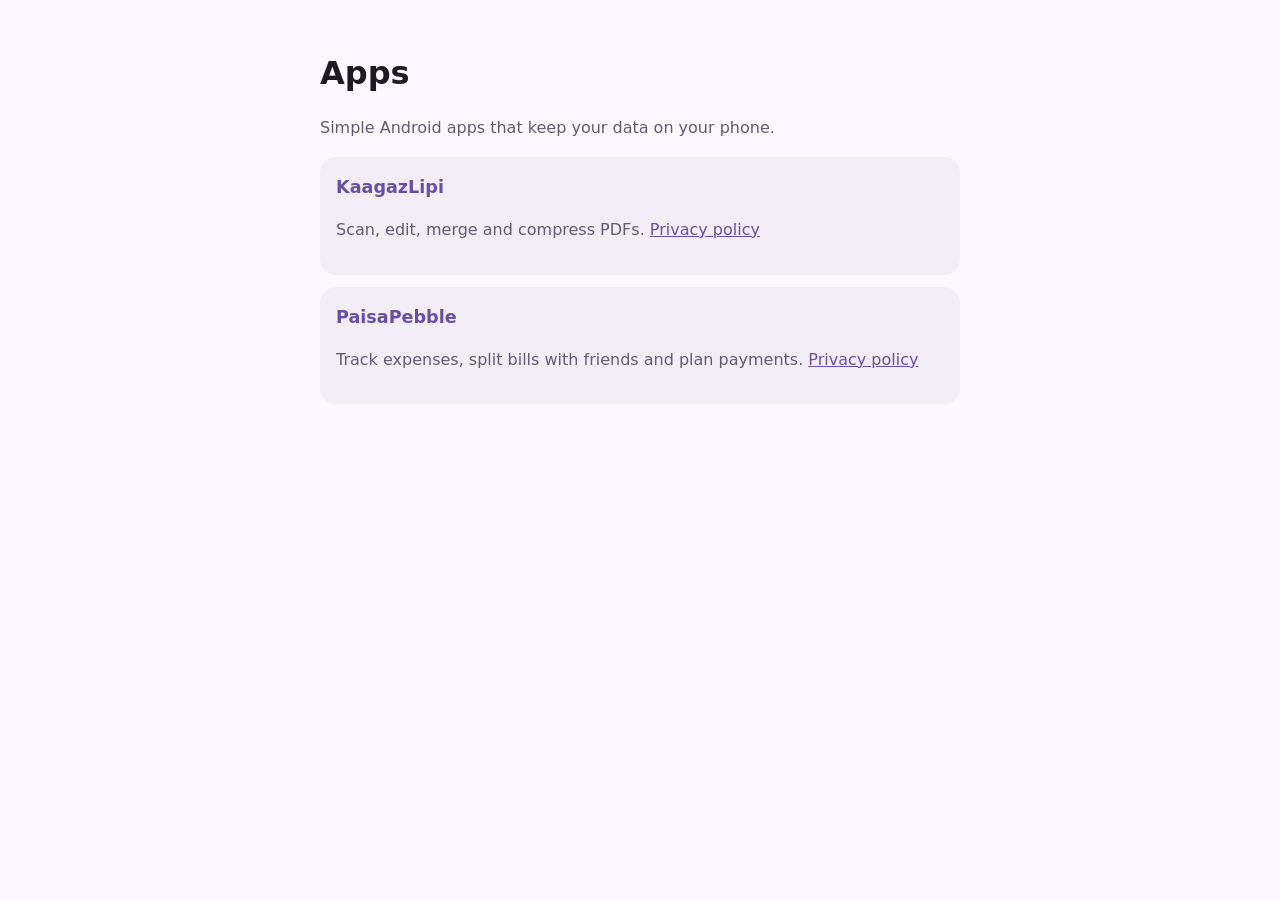
<file: index.html>
<!doctype html>
<html lang="en">
<head>
<meta charset="utf-8">
<meta name="viewport" content="width=device-width, initial-scale=1">
<title>Apps</title>
<link rel="stylesheet" href="style.css">
</head>
<body>
<main>
  <h1>Apps</h1>
  <p>Simple Android apps that keep your data on your phone.</p>
  <ul class="apps">
    <!-- Add one <li> per app; each app gets its own folder with index.html and privacy-policy.html. -->
    <li>
      <a class="name" href="kaagazlipi/">KaagazLipi</a>
      <p>Scan, edit, merge and compress PDFs. <a href="kaagazlipi/privacy-policy.html">Privacy policy</a></p>
    </li>
    <li>
      <a class="name" href="paisapebble/">PaisaPebble</a>
      <p>Track expenses, split bills with friends and plan payments. <a href="paisapebble/privacy-policy.html">Privacy policy</a></p>
    </li>
  </ul>
</main>
</body>
</html>
</file>
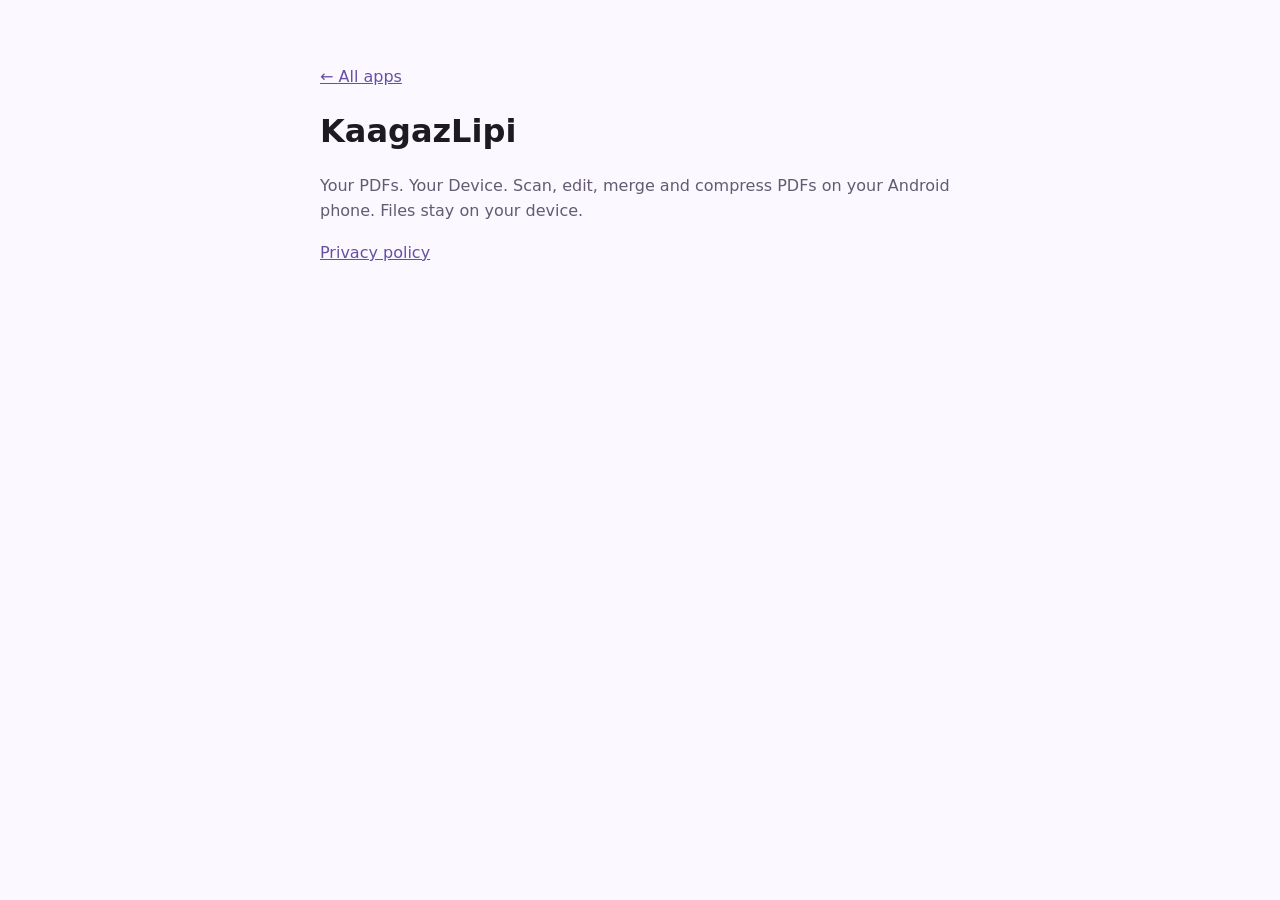
<file: kaagazlipi/index.html>
<!doctype html>
<html lang="en">
<head>
<meta charset="utf-8">
<meta name="viewport" content="width=device-width, initial-scale=1">
<title>KaagazLipi</title>
<link rel="stylesheet" href="../style.css">
</head>
<body>
<main>
  <p><a href="../">← All apps</a></p>
  <h1>KaagazLipi</h1>
  <p>Your PDFs. Your Device. Scan, edit, merge and compress PDFs on your Android phone. Files stay on your device.</p>
  <p><a href="privacy-policy.html">Privacy policy</a></p>
</main>
</body>
</html>
</file>
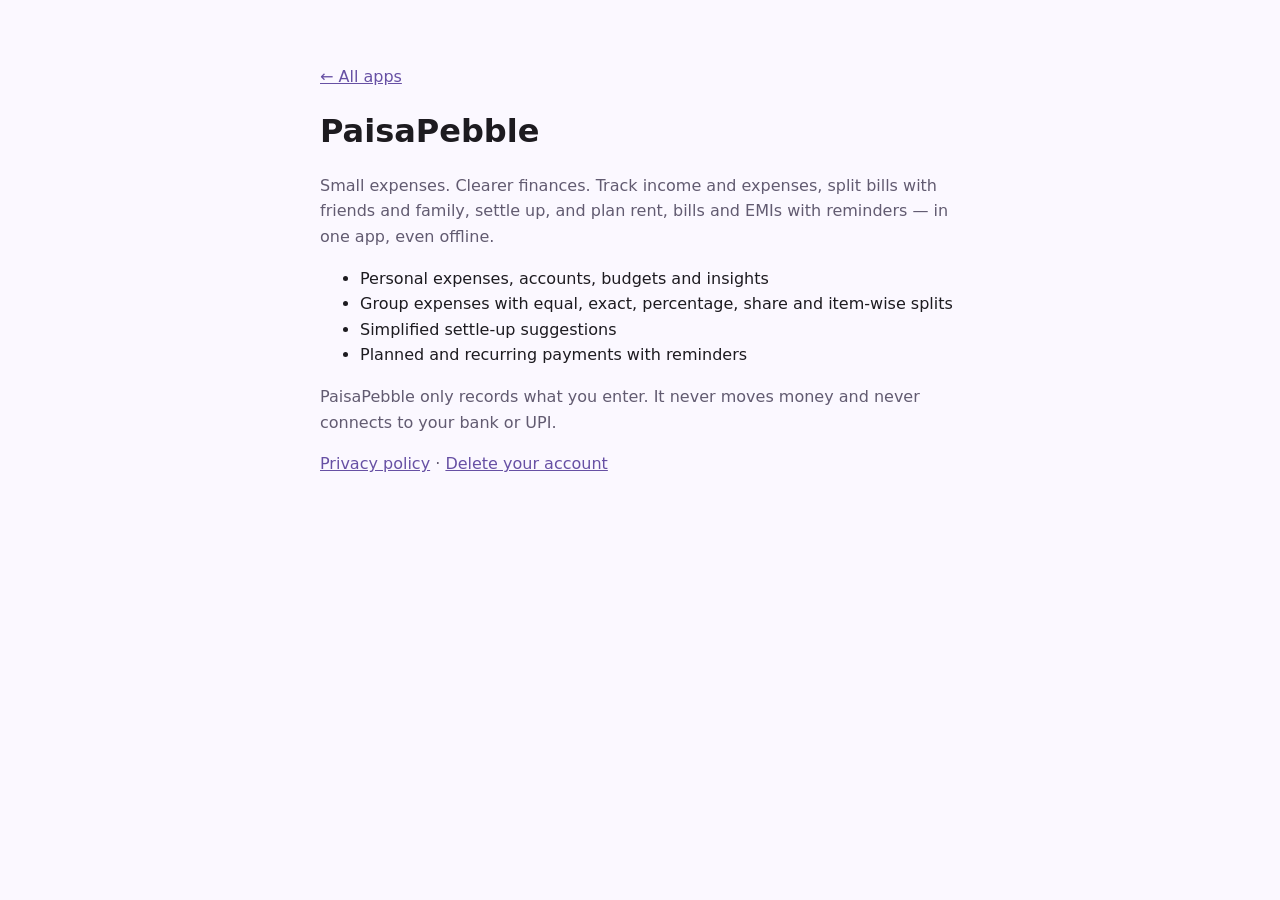
<file: paisapebble/index.html>
<!doctype html>
<html lang="en">
<head>
<meta charset="utf-8">
<meta name="viewport" content="width=device-width, initial-scale=1">
<title>PaisaPebble</title>
<meta name="description" content="Track expenses, split bills with friends and plan upcoming payments.">
<link rel="stylesheet" href="../style.css">
</head>
<body>
<main>
  <p><a href="../">← All apps</a></p>
  <h1>PaisaPebble</h1>
  <p>Small expenses. Clearer finances. Track income and expenses, split bills with friends and family,
     settle up, and plan rent, bills and EMIs with reminders — in one app, even offline.</p>
  <ul>
    <li>Personal expenses, accounts, budgets and insights</li>
    <li>Group expenses with equal, exact, percentage, share and item-wise splits</li>
    <li>Simplified settle-up suggestions</li>
    <li>Planned and recurring payments with reminders</li>
  </ul>
  <p>PaisaPebble only records what you enter. It never moves money and never connects to your bank or UPI.</p>
  <p><a href="privacy-policy.html">Privacy policy</a> · <a href="delete-account.html">Delete your account</a></p>
</main>
</body>
</html>
</file>
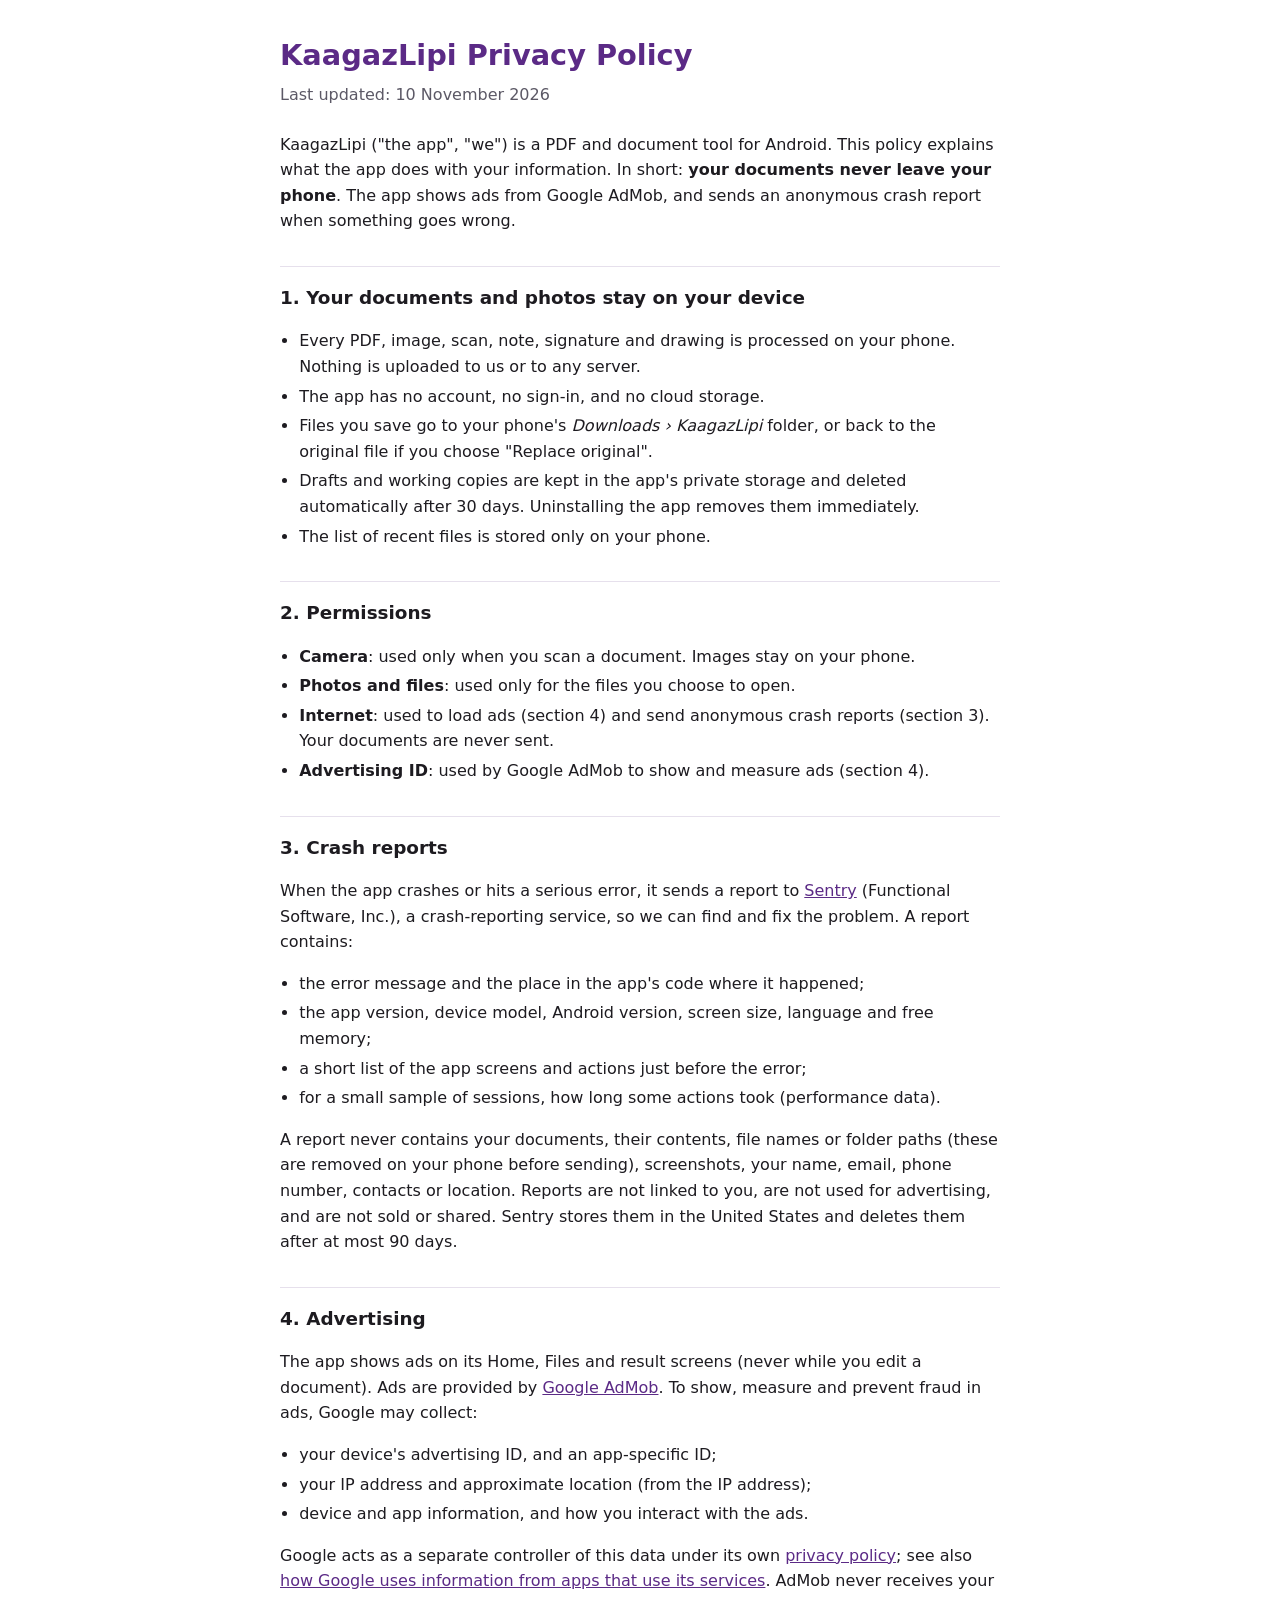
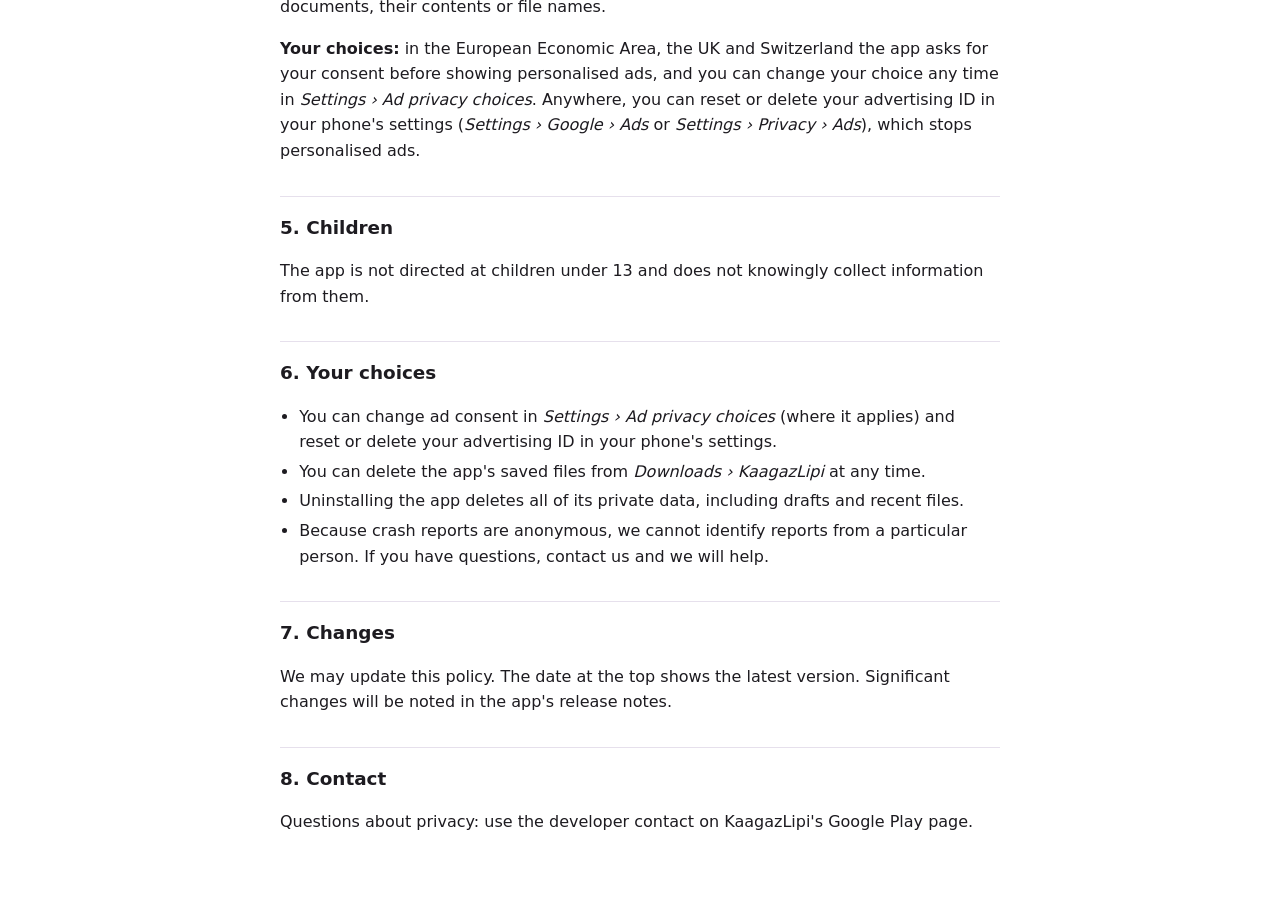
<file: privacy-policy.html>
<!doctype html>
<html lang="en">
<head>
<meta charset="utf-8">
<meta name="viewport" content="width=device-width, initial-scale=1">
<title>KaagazLipi – Privacy Policy</title>
<style>
  :root { --bg: #ffffff; --fg: #1d1b20; --muted: #5c5966; --accent: #5b2a86; --line: #e6e0ec; }
  @media (prefers-color-scheme: dark) {
    :root { --bg: #141218; --fg: #e8e0ec; --muted: #b3aabd; --accent: #d4b8f0; --line: #2e2a35; }
  }
  body { margin: 0; background: var(--bg); color: var(--fg);
         font: 16px/1.6 system-ui, -apple-system, "Segoe UI", Roboto, sans-serif; }
  main { max-width: 720px; margin: 0 auto; padding: 32px 16px 64px; }
  h1 { font-size: 1.8rem; margin: 0 0 4px; color: var(--accent); }
  h2 { font-size: 1.15rem; margin: 32px 0 8px; padding-top: 16px; border-top: 1px solid var(--line); }
  p.updated { color: var(--muted); margin: 0 0 24px; }
  ul { padding-left: 1.2rem; }
  li { margin: 4px 0; }
  a { color: var(--accent); }
</style>
</head>
<body>
<main>
<h1>KaagazLipi Privacy Policy</h1>
<p class="updated">Last updated: 10 November 2026</p>

<p>KaagazLipi ("the app", "we") is a PDF and document tool for Android. This policy explains
what the app does with your information. In short: <strong>your documents never leave your
phone</strong>. The app shows ads from Google AdMob, and sends an anonymous crash report when
something goes wrong.</p>

<h2>1. Your documents and photos stay on your device</h2>
<ul>
  <li>Every PDF, image, scan, note, signature and drawing is processed on your phone. Nothing is
      uploaded to us or to any server.</li>
  <li>The app has no account, no sign-in, and no cloud storage.</li>
  <li>Files you save go to your phone's <em>Downloads › KaagazLipi</em> folder, or back to the
      original file if you choose "Replace original".</li>
  <li>Drafts and working copies are kept in the app's private storage and deleted automatically
      after 30 days. Uninstalling the app removes them immediately.</li>
  <li>The list of recent files is stored only on your phone.</li>
</ul>

<h2>2. Permissions</h2>
<ul>
  <li><strong>Camera</strong>: used only when you scan a document. Images stay on your phone.</li>
  <li><strong>Photos and files</strong>: used only for the files you choose to open.</li>
  <li><strong>Internet</strong>: used to load ads (section 4) and send anonymous crash reports
      (section 3). Your documents are never sent.</li>
  <li><strong>Advertising ID</strong>: used by Google AdMob to show and measure ads
      (section 4).</li>
</ul>

<h2>3. Crash reports</h2>
<p>When the app crashes or hits a serious error, it sends a report to <a
href="https://sentry.io/privacy/">Sentry</a> (Functional Software, Inc.), a crash-reporting
service, so we can find and fix the problem. A report contains:</p>
<ul>
  <li>the error message and the place in the app's code where it happened;</li>
  <li>the app version, device model, Android version, screen size, language and free memory;</li>
  <li>a short list of the app screens and actions just before the error;</li>
  <li>for a small sample of sessions, how long some actions took (performance data).</li>
</ul>
<p>A report never contains your documents, their contents, file names or folder paths (these are
removed on your phone before sending), screenshots, your name, email, phone number, contacts or
location. Reports are not linked to you, are not used for advertising, and are not sold or
shared. Sentry stores them in the United States and deletes them after at most 90 days.</p>

<h2>4. Advertising</h2>
<p>The app shows ads on its Home, Files and result screens (never while you edit a document).
Ads are provided by <a href="https://policies.google.com/technologies/ads">Google AdMob</a>.
To show, measure and prevent fraud in ads, Google may collect:</p>
<ul>
  <li>your device's advertising ID, and an app-specific ID;</li>
  <li>your IP address and approximate location (from the IP address);</li>
  <li>device and app information, and how you interact with the ads.</li>
</ul>
<p>Google acts as a separate controller of this data under its own <a
href="https://policies.google.com/privacy">privacy policy</a>; see also <a
href="https://policies.google.com/technologies/partner-sites">how Google uses information from
apps that use its services</a>. AdMob never receives your documents, their contents or file
names.</p>
<p><strong>Your choices:</strong> in the European Economic Area, the UK and Switzerland the app
asks for your consent before showing personalised ads, and you can change your choice any time
in <em>Settings › Ad privacy choices</em>. Anywhere, you can reset or delete your advertising ID
in your phone's settings (<em>Settings › Google › Ads</em> or <em>Settings › Privacy › Ads</em>),
which stops personalised ads.</p>

<h2>5. Children</h2>
<p>The app is not directed at children under 13 and does not knowingly collect information from
them.</p>

<h2>6. Your choices</h2>
<ul>
  <li>You can change ad consent in <em>Settings › Ad privacy choices</em> (where it applies) and
      reset or delete your advertising ID in your phone's settings.</li>
  <li>You can delete the app's saved files from <em>Downloads › KaagazLipi</em> at any time.</li>
  <li>Uninstalling the app deletes all of its private data, including drafts and recent files.</li>
  <li>Because crash reports are anonymous, we cannot identify reports from a particular person. If
      you have questions, contact us and we will help.</li>
</ul>

<h2>7. Changes</h2>
<p>We may update this policy. The date at the top shows the latest version. Significant changes
will be noted in the app's release notes.</p>

<h2>8. Contact</h2>
<p>Questions about privacy: use the developer contact on KaagazLipi's Google Play page.</p>
</main>
</body>
</html>
</file>
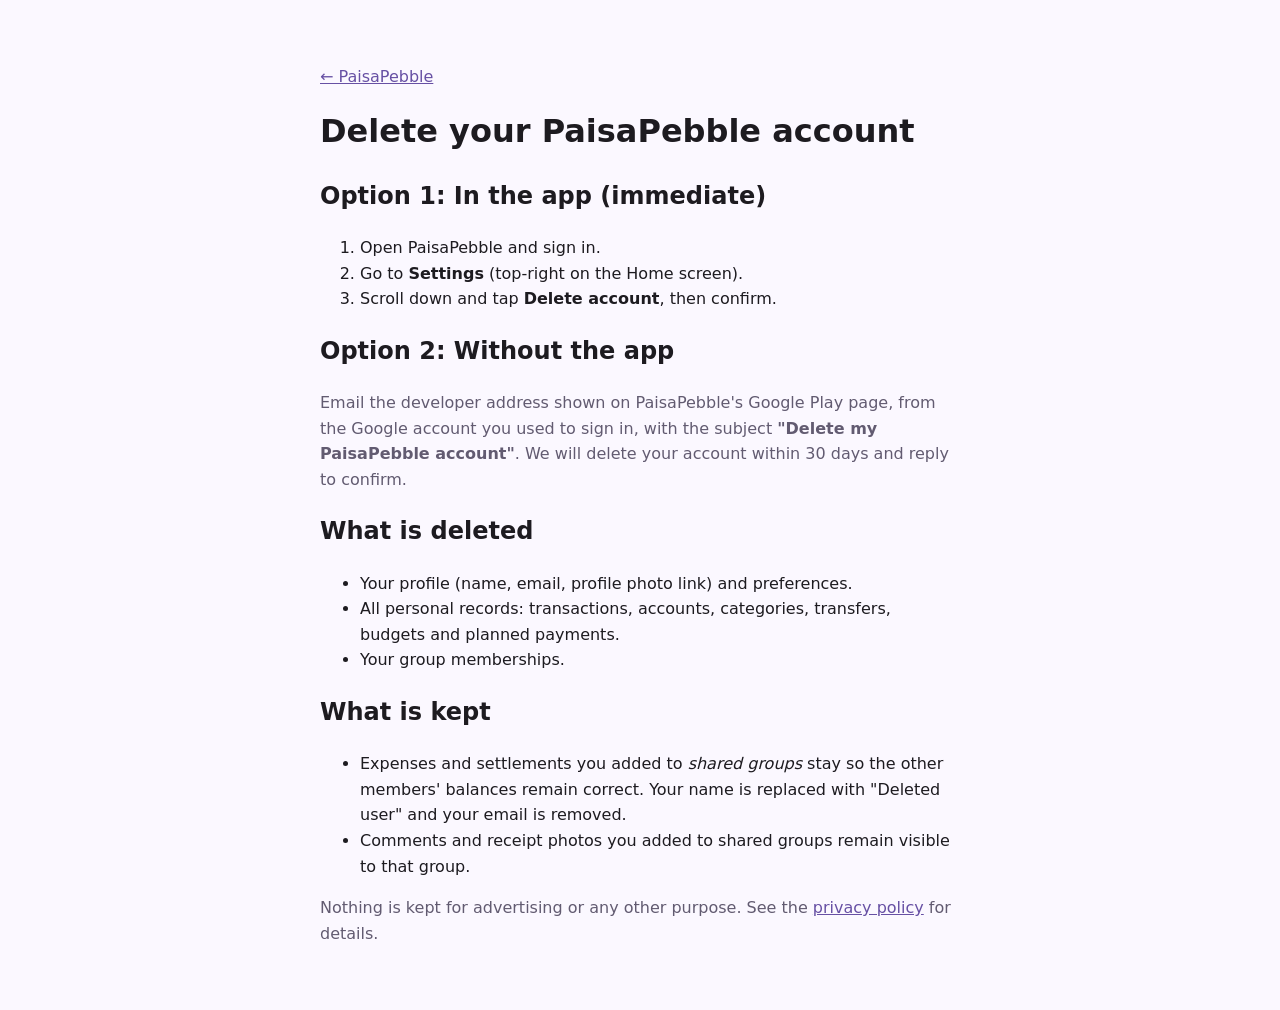
<file: paisapebble/delete-account.html>
<!doctype html>
<html lang="en">
<head>
<meta charset="utf-8">
<meta name="viewport" content="width=device-width, initial-scale=1">
<title>PaisaPebble – Delete your account</title>
<link rel="stylesheet" href="../style.css">
</head>
<body>
<main>
  <p><a href="./">← PaisaPebble</a></p>
  <h1>Delete your PaisaPebble account</h1>

  <h2>Option 1: In the app (immediate)</h2>
  <ol>
    <li>Open PaisaPebble and sign in.</li>
    <li>Go to <strong>Settings</strong> (top-right on the Home screen).</li>
    <li>Scroll down and tap <strong>Delete account</strong>, then confirm.</li>
  </ol>

  <h2>Option 2: Without the app</h2>
  <p>Email the developer address shown on PaisaPebble's Google Play page, from the Google account you
     used to sign in, with the subject <strong>"Delete my PaisaPebble account"</strong>. We will delete
     your account within 30 days and reply to confirm.</p>

  <h2>What is deleted</h2>
  <ul>
    <li>Your profile (name, email, profile photo link) and preferences.</li>
    <li>All personal records: transactions, accounts, categories, transfers, budgets and planned
        payments.</li>
    <li>Your group memberships.</li>
  </ul>

  <h2>What is kept</h2>
  <ul>
    <li>Expenses and settlements you added to <em>shared groups</em> stay so the other members'
        balances remain correct. Your name is replaced with "Deleted user" and your email is removed.</li>
    <li>Comments and receipt photos you added to shared groups remain visible to that group.</li>
  </ul>
  <p>Nothing is kept for advertising or any other purpose. See the <a href="privacy-policy.html">privacy
     policy</a> for details.</p>
</main>
</body>
</html>
</file>
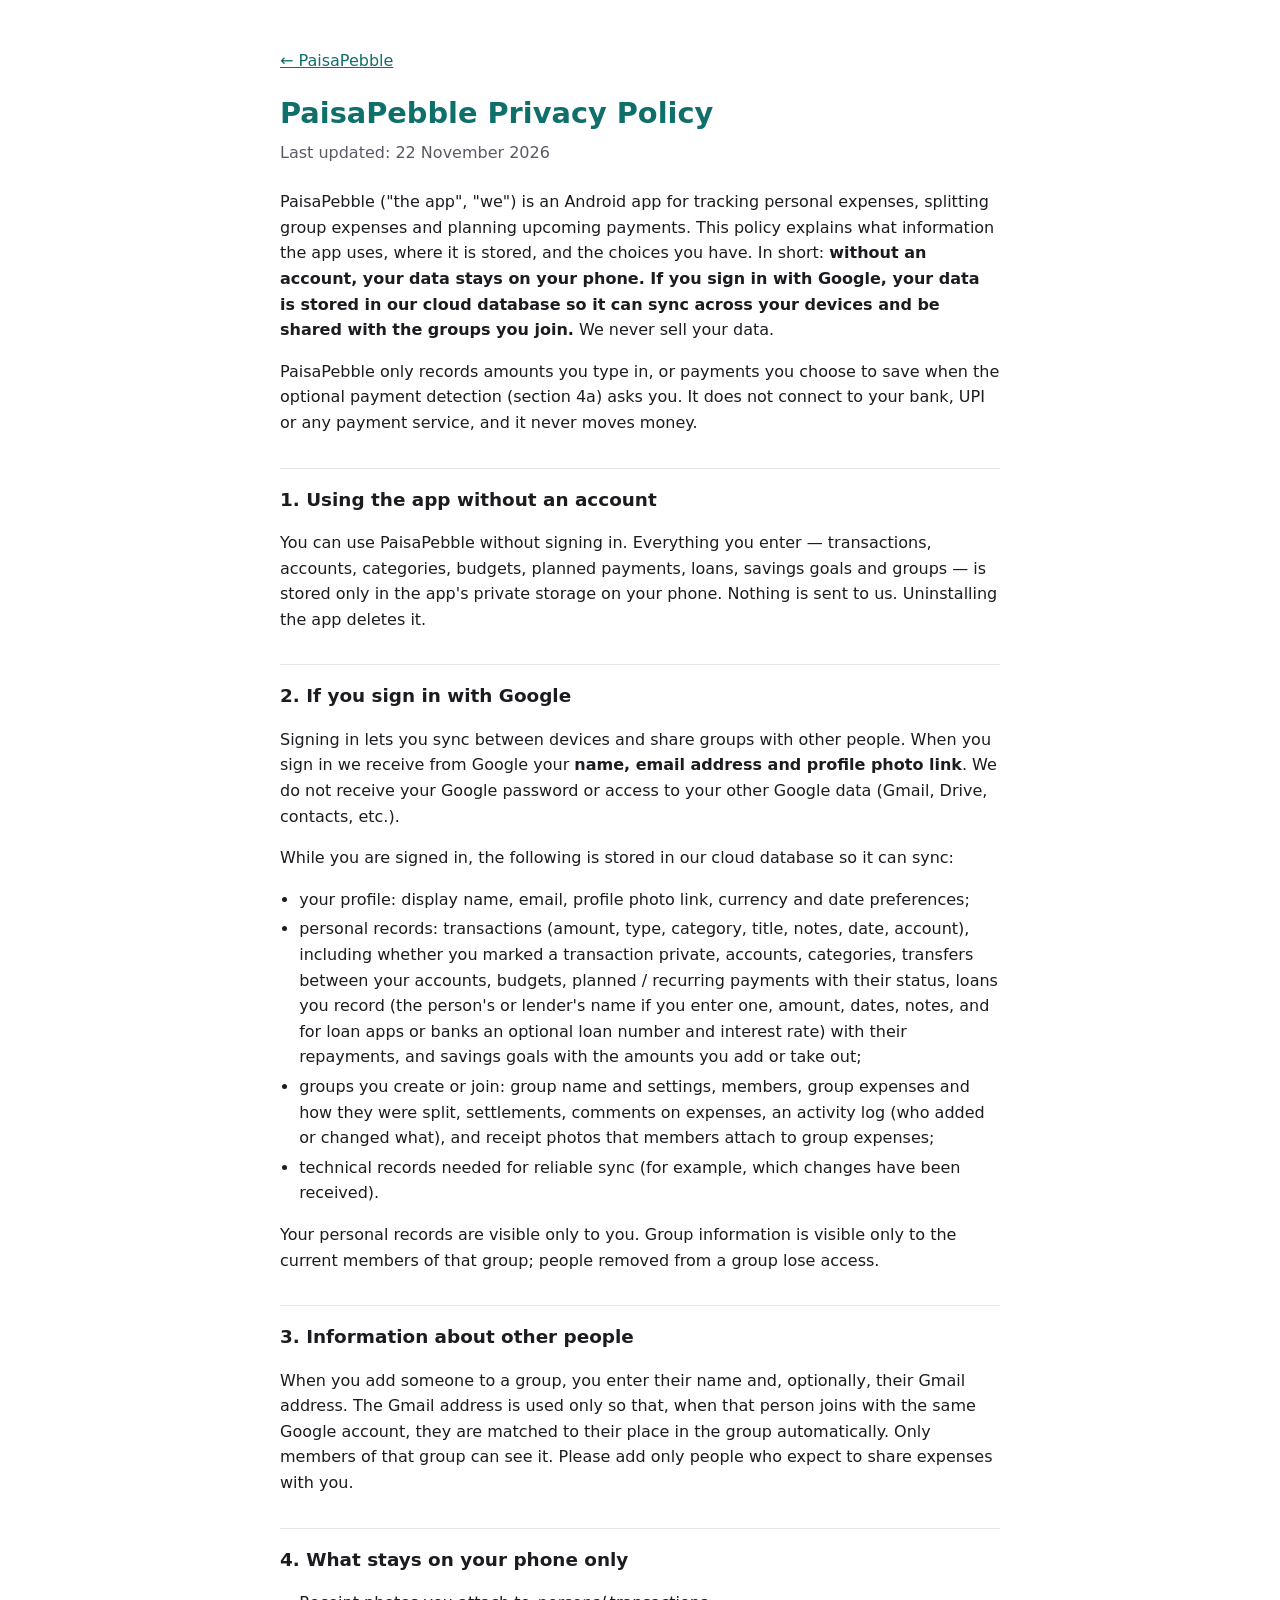
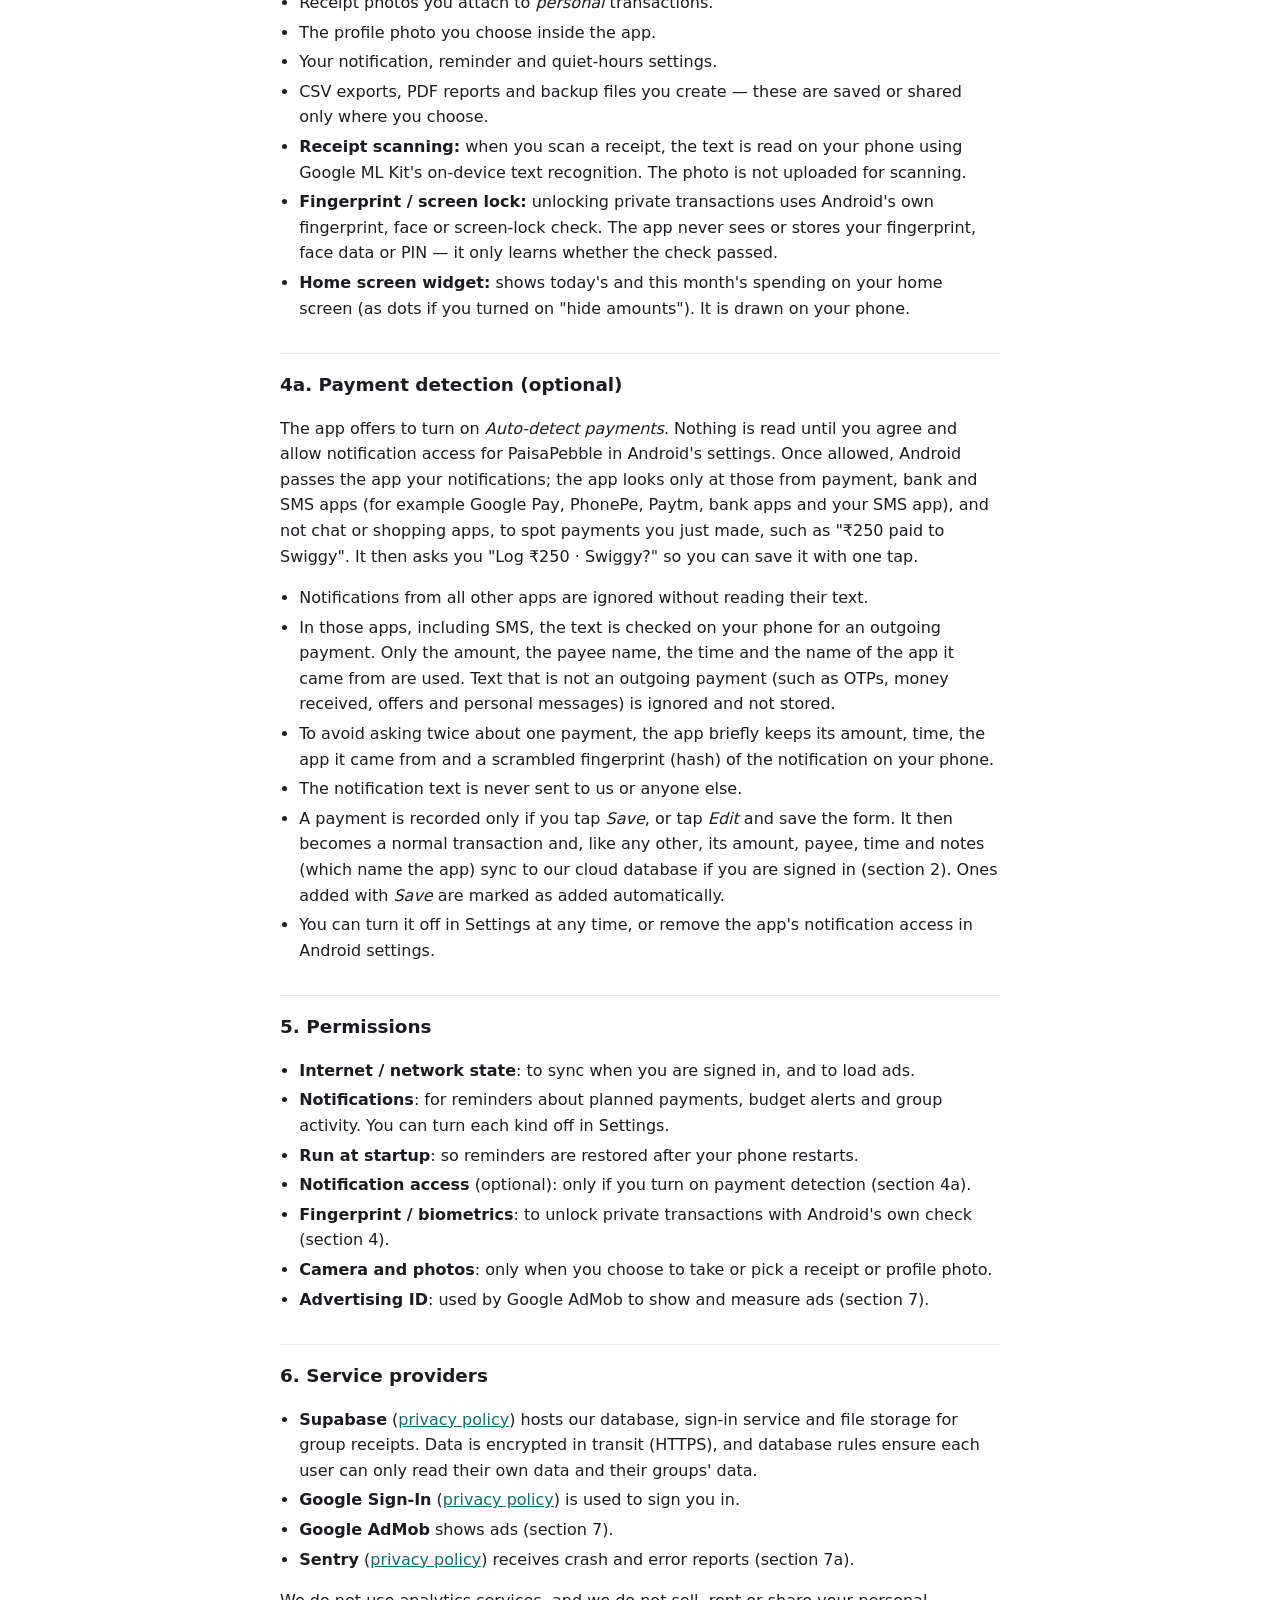
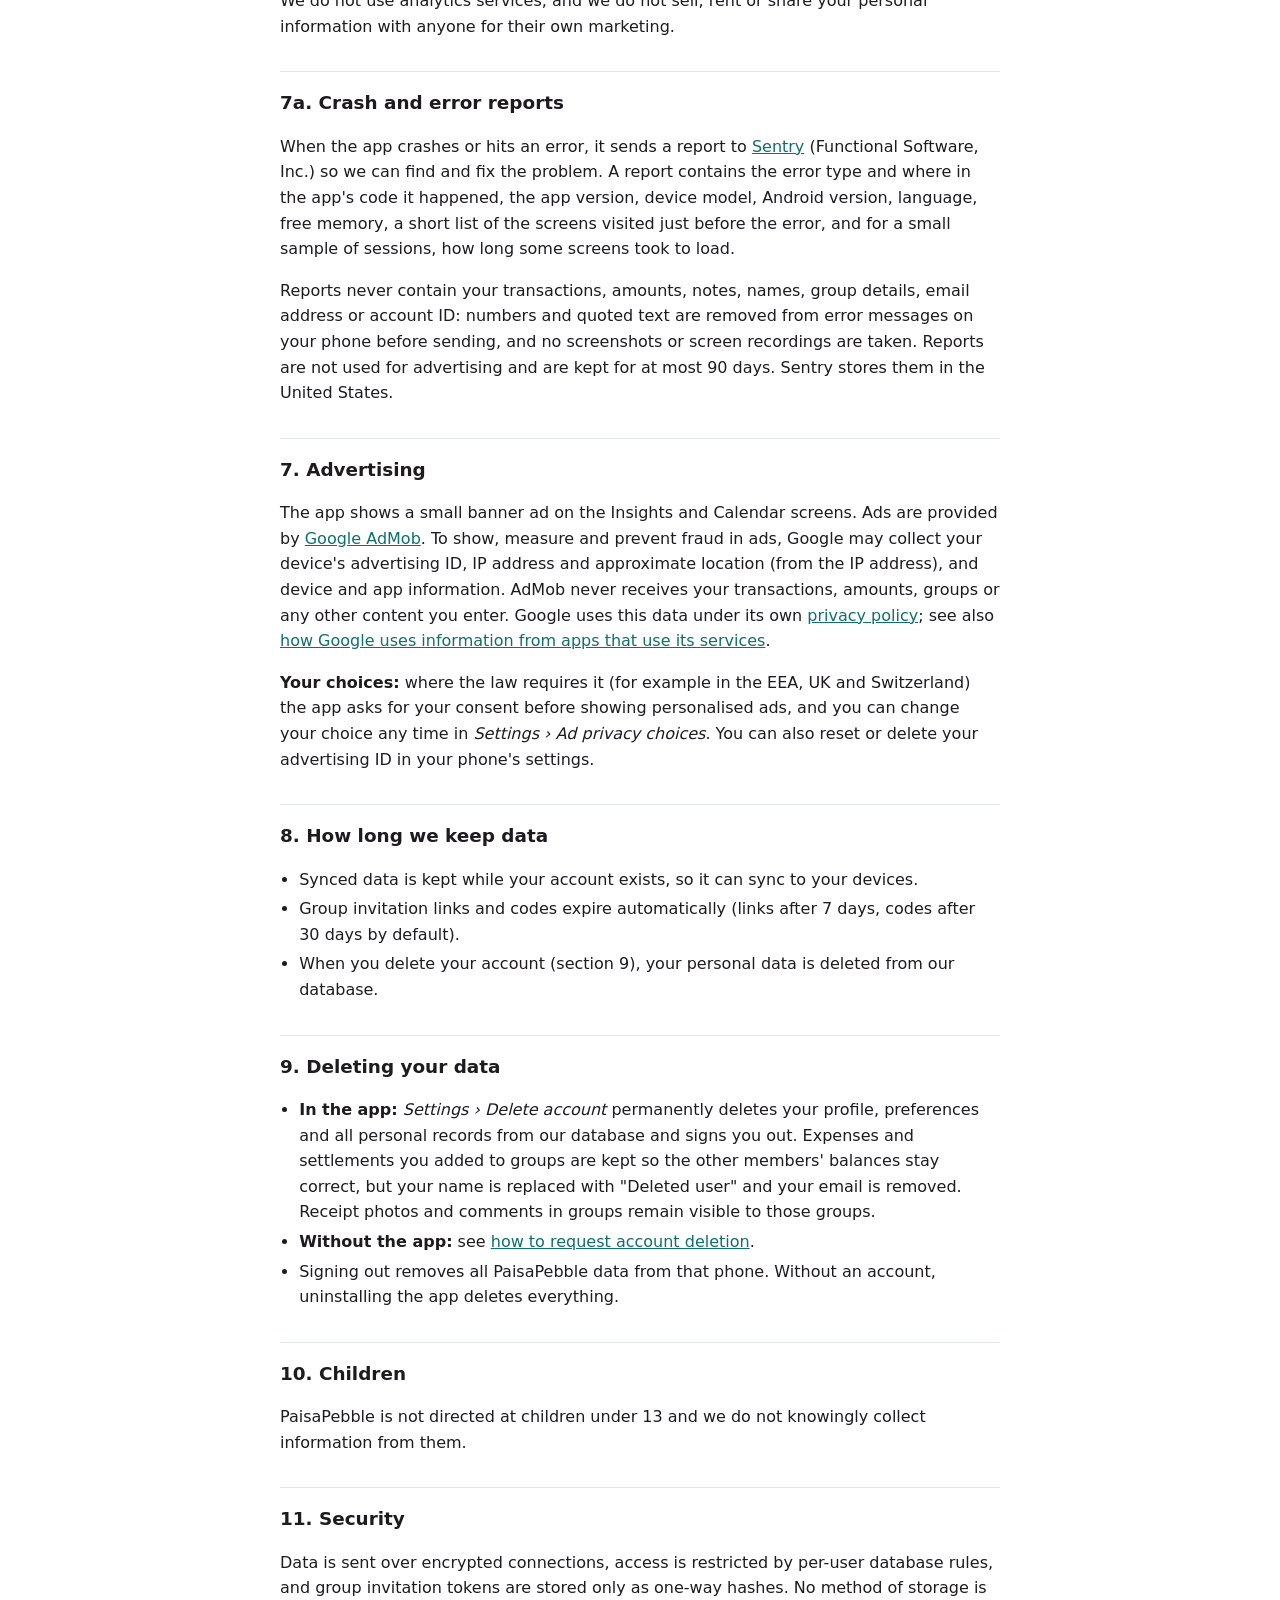
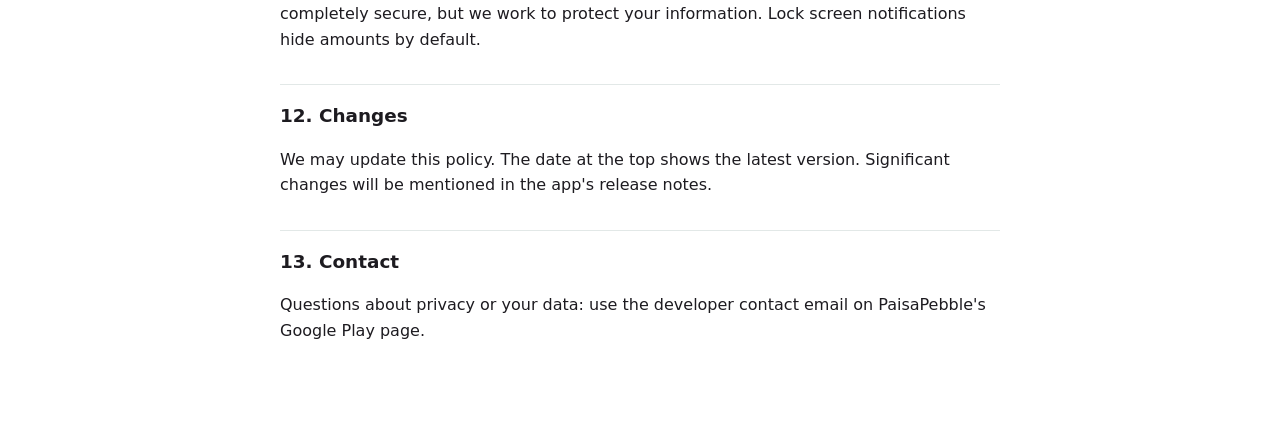
<file: paisapebble/privacy-policy.html>
<!doctype html>
<html lang="en">
<head>
<meta charset="utf-8">
<meta name="viewport" content="width=device-width, initial-scale=1">
<title>PaisaPebble – Privacy Policy</title>
<style>
  :root { --bg: #ffffff; --fg: #1d1b20; --muted: #5c5966; --accent: #0f6f6a; --line: #e2e8e7; }
  @media (prefers-color-scheme: dark) {
    :root { --bg: #111615; --fg: #e3ebea; --muted: #a9b6b4; --accent: #6fd3cb; --line: #26302f; }
  }
  body { margin: 0; background: var(--bg); color: var(--fg);
         font: 16px/1.6 system-ui, -apple-system, "Segoe UI", Roboto, sans-serif; }
  main { max-width: 720px; margin: 0 auto; padding: 32px 16px 64px; }
  h1 { font-size: 1.8rem; margin: 0 0 4px; color: var(--accent); }
  h2 { font-size: 1.15rem; margin: 32px 0 8px; padding-top: 16px; border-top: 1px solid var(--line); }
  p.updated { color: var(--muted); margin: 0 0 24px; }
  ul { padding-left: 1.2rem; }
  li { margin: 4px 0; }
  a { color: var(--accent); }
</style>
</head>
<body>
<main>
<p><a href="./">← PaisaPebble</a></p>
<h1>PaisaPebble Privacy Policy</h1>
<p class="updated">Last updated: 22 November 2026</p>

<p>PaisaPebble ("the app", "we") is an Android app for tracking personal expenses, splitting group
expenses and planning upcoming payments. This policy explains what information the app uses, where
it is stored, and the choices you have. In short: <strong>without an account, your data stays on
your phone. If you sign in with Google, your data is stored in our cloud database so it can sync
across your devices and be shared with the groups you join.</strong> We never sell your data.</p>

<p>PaisaPebble only records amounts you type in, or payments you choose to save when the optional
payment detection (section 4a) asks you. It does not connect to your bank, UPI or any payment
service, and it never moves money.</p>

<h2>1. Using the app without an account</h2>
<p>You can use PaisaPebble without signing in. Everything you enter — transactions, accounts,
categories, budgets, planned payments, loans, savings goals and groups — is stored only in the app's private storage on
your phone. Nothing is sent to us. Uninstalling the app deletes it.</p>

<h2>2. If you sign in with Google</h2>
<p>Signing in lets you sync between devices and share groups with other people. When you sign in we
receive from Google your <strong>name, email address and profile photo link</strong>. We do not
receive your Google password or access to your other Google data (Gmail, Drive, contacts, etc.).</p>
<p>While you are signed in, the following is stored in our cloud database so it can sync:</p>
<ul>
  <li>your profile: display name, email, profile photo link, currency and date preferences;</li>
  <li>personal records: transactions (amount, type, category, title, notes, date, account),
      including whether you marked a transaction private, accounts, categories, transfers between
      your accounts, budgets, planned / recurring payments with their status, loans you record (the
      person's or lender's name if you enter one, amount, dates, notes, and for loan apps or banks an
      optional loan number and interest rate) with their repayments, and savings goals with the
      amounts you add or take out;</li>
  <li>groups you create or join: group name and settings, members, group expenses and how they were
      split, settlements, comments on expenses, an activity log (who added or changed what), and
      receipt photos that members attach to group expenses;</li>
  <li>technical records needed for reliable sync (for example, which changes have been received).</li>
</ul>
<p>Your personal records are visible only to you. Group information is visible only to the current
members of that group; people removed from a group lose access.</p>

<h2>3. Information about other people</h2>
<p>When you add someone to a group, you enter their name and, optionally, their Gmail address. The
Gmail address is used only so that, when that person joins with the same Google account, they are
matched to their place in the group automatically. Only members of that group can see it. Please
add only people who expect to share expenses with you.</p>

<h2>4. What stays on your phone only</h2>
<ul>
  <li>Receipt photos you attach to <em>personal</em> transactions.</li>
  <li>The profile photo you choose inside the app.</li>
  <li>Your notification, reminder and quiet-hours settings.</li>
  <li>CSV exports, PDF reports and backup files you create — these are saved or shared only where
      you choose.</li>
  <li><strong>Receipt scanning:</strong> when you scan a receipt, the text is read on your phone
      using Google ML Kit's on-device text recognition. The photo is not uploaded for scanning.</li>
  <li><strong>Fingerprint / screen lock:</strong> unlocking private transactions uses Android's
      own fingerprint, face or screen-lock check. The app never sees or stores your fingerprint,
      face data or PIN — it only learns whether the check passed.</li>
  <li><strong>Home screen widget:</strong> shows today's and this month's spending on your home
      screen (as dots if you turned on "hide amounts"). It is drawn on your phone.</li>
</ul>

<h2>4a. Payment detection (optional)</h2>
<p>The app offers to turn on <em>Auto-detect payments</em>. Nothing is read until you agree and
allow notification access for PaisaPebble in Android's settings. Once allowed, Android passes
the app your notifications; the app looks only at those from payment, bank and SMS apps (for example
Google Pay, PhonePe, Paytm, bank apps and your SMS app), and not chat or shopping apps, to spot payments you just made, such as "₹250 paid to Swiggy". It then asks
you "Log ₹250 · Swiggy?" so you can save it with one tap.</p>
<ul>
  <li>Notifications from all other apps are ignored without reading their text.</li>
  <li>In those apps, including SMS, the text is checked on your phone for an outgoing payment. Only
      the amount, the payee name, the time and the name of the app it came from are used. Text that
      is not an outgoing payment (such as OTPs, money received, offers and personal messages) is
      ignored and not stored.</li>
  <li>To avoid asking twice about one payment, the app briefly keeps its amount, time, the app it
      came from and a scrambled fingerprint (hash) of the notification on your phone.</li>
  <li>The notification text is never sent to us or anyone else.</li>
  <li>A payment is recorded only if you tap <em>Save</em>, or tap <em>Edit</em> and save the form.
      It then becomes a normal transaction and, like any other, its amount, payee, time and notes
      (which name the app) sync to our cloud database if you are signed in (section 2). Ones added
      with <em>Save</em> are marked as added automatically.</li>
  <li>You can turn it off in Settings at any time, or remove the app's notification access in
      Android settings.</li>
</ul>

<h2>5. Permissions</h2>
<ul>
  <li><strong>Internet / network state</strong>: to sync when you are signed in, and to load ads.</li>
  <li><strong>Notifications</strong>: for reminders about planned payments, budget alerts and group
      activity. You can turn each kind off in Settings.</li>
  <li><strong>Run at startup</strong>: so reminders are restored after your phone restarts.</li>
  <li><strong>Notification access</strong> (optional): only if you turn on payment detection
      (section 4a).</li>
  <li><strong>Fingerprint / biometrics</strong>: to unlock private transactions with Android's
      own check (section 4).</li>
  <li><strong>Camera and photos</strong>: only when you choose to take or pick a receipt or profile
      photo.</li>
  <li><strong>Advertising ID</strong>: used by Google AdMob to show and measure ads (section 7).</li>
</ul>

<h2>6. Service providers</h2>
<ul>
  <li><strong>Supabase</strong> (<a href="https://supabase.com/privacy">privacy policy</a>) hosts our
      database, sign-in service and file storage for group receipts. Data is encrypted in transit
      (HTTPS), and database rules ensure each user can only read their own data and their groups'
      data.</li>
  <li><strong>Google Sign-In</strong> (<a href="https://policies.google.com/privacy">privacy
      policy</a>) is used to sign you in.</li>
  <li><strong>Google AdMob</strong> shows ads (section 7).</li>
  <li><strong>Sentry</strong> (<a href="https://sentry.io/privacy/">privacy policy</a>) receives crash
      and error reports (section 7a).</li>
</ul>
<p>We do not use analytics services, and we do not sell, rent or share your personal information with
anyone for their own marketing.</p>

<h2>7a. Crash and error reports</h2>
<p>When the app crashes or hits an error, it sends a report to <a
href="https://sentry.io/privacy/">Sentry</a> (Functional Software, Inc.) so we can find and fix the
problem. A report contains the error type and where in the app's code it happened, the app version,
device model, Android version, language, free memory, a short list of the screens visited just
before the error, and for a small sample of sessions, how long some screens took to load.</p>
<p>Reports never contain your transactions, amounts, notes, names, group details, email address or
account ID: numbers and quoted text are removed from error messages on your phone before sending, and
no screenshots or screen recordings are taken. Reports are not used for advertising and are kept for
at most 90 days. Sentry stores them in the United States.</p>

<h2>7. Advertising</h2>
<p>The app shows a small banner ad on the Insights and Calendar screens. Ads are provided by <a
href="https://policies.google.com/technologies/ads">Google AdMob</a>. To show, measure and prevent
fraud in ads, Google may collect your device's advertising ID, IP address and approximate location
(from the IP address), and device and app information. AdMob never receives your transactions,
amounts, groups or any other content you enter. Google uses this data under its own <a
href="https://policies.google.com/privacy">privacy policy</a>; see also <a
href="https://policies.google.com/technologies/partner-sites">how Google uses information from apps
that use its services</a>.</p>
<p><strong>Your choices:</strong> where the law requires it (for example in the EEA, UK and
Switzerland) the app asks for your consent before showing personalised ads, and you can change your
choice any time in <em>Settings › Ad privacy choices</em>. You can also reset or delete your
advertising ID in your phone's settings.</p>

<h2>8. How long we keep data</h2>
<ul>
  <li>Synced data is kept while your account exists, so it can sync to your devices.</li>
  <li>Group invitation links and codes expire automatically (links after 7 days, codes after 30
      days by default).</li>
  <li>When you delete your account (section 9), your personal data is deleted from our database.</li>
</ul>

<h2>9. Deleting your data</h2>
<ul>
  <li><strong>In the app:</strong> <em>Settings › Delete account</em> permanently deletes your
      profile, preferences and all personal records from our database and signs you out. Expenses
      and settlements you added to groups are kept so the other members' balances stay correct, but
      your name is replaced with "Deleted user" and your email is removed. Receipt photos and
      comments in groups remain visible to those groups.</li>
  <li><strong>Without the app:</strong> see <a href="delete-account.html">how to request account
      deletion</a>.</li>
  <li>Signing out removes all PaisaPebble data from that phone. Without an account, uninstalling the
      app deletes everything.</li>
</ul>

<h2>10. Children</h2>
<p>PaisaPebble is not directed at children under 13 and we do not knowingly collect information from
them.</p>

<h2>11. Security</h2>
<p>Data is sent over encrypted connections, access is restricted by per-user database rules, and
group invitation tokens are stored only as one-way hashes. No method of storage is completely secure,
but we work to protect your information. Lock screen notifications hide amounts by default.</p>

<h2>12. Changes</h2>
<p>We may update this policy. The date at the top shows the latest version. Significant changes will
be mentioned in the app's release notes.</p>

<h2>13. Contact</h2>
<p>Questions about privacy or your data: use the developer contact email on PaisaPebble's Google Play
page.</p>
</main>
</body>
</html>
</file>
<file: style.css>
:root { color-scheme: light dark; --bg:#fbf8ff; --fg:#1d1b20; --muted:#625b71; --accent:#6750a4; --card:#f3edf7; }
@media (prefers-color-scheme: dark) { :root { --bg:#141218; --fg:#e6e0e9; --muted:#cac4d0; --accent:#d0bcff; --card:#211f26; } }
body { margin:0; background:var(--bg); color:var(--fg); font:16px/1.6 system-ui, sans-serif; }
main { max-width:640px; margin:0 auto; padding:48px 16px; }
h1 { margin:0 0 4px; } p { color:var(--muted); } a { color:var(--accent); }
ul.apps { list-style:none; padding:0; }
ul.apps li { background:var(--card); border-radius:16px; padding:16px; margin:12px 0; }
ul.apps a.name { font-weight:600; font-size:1.1em; text-decoration:none; }
</file>
